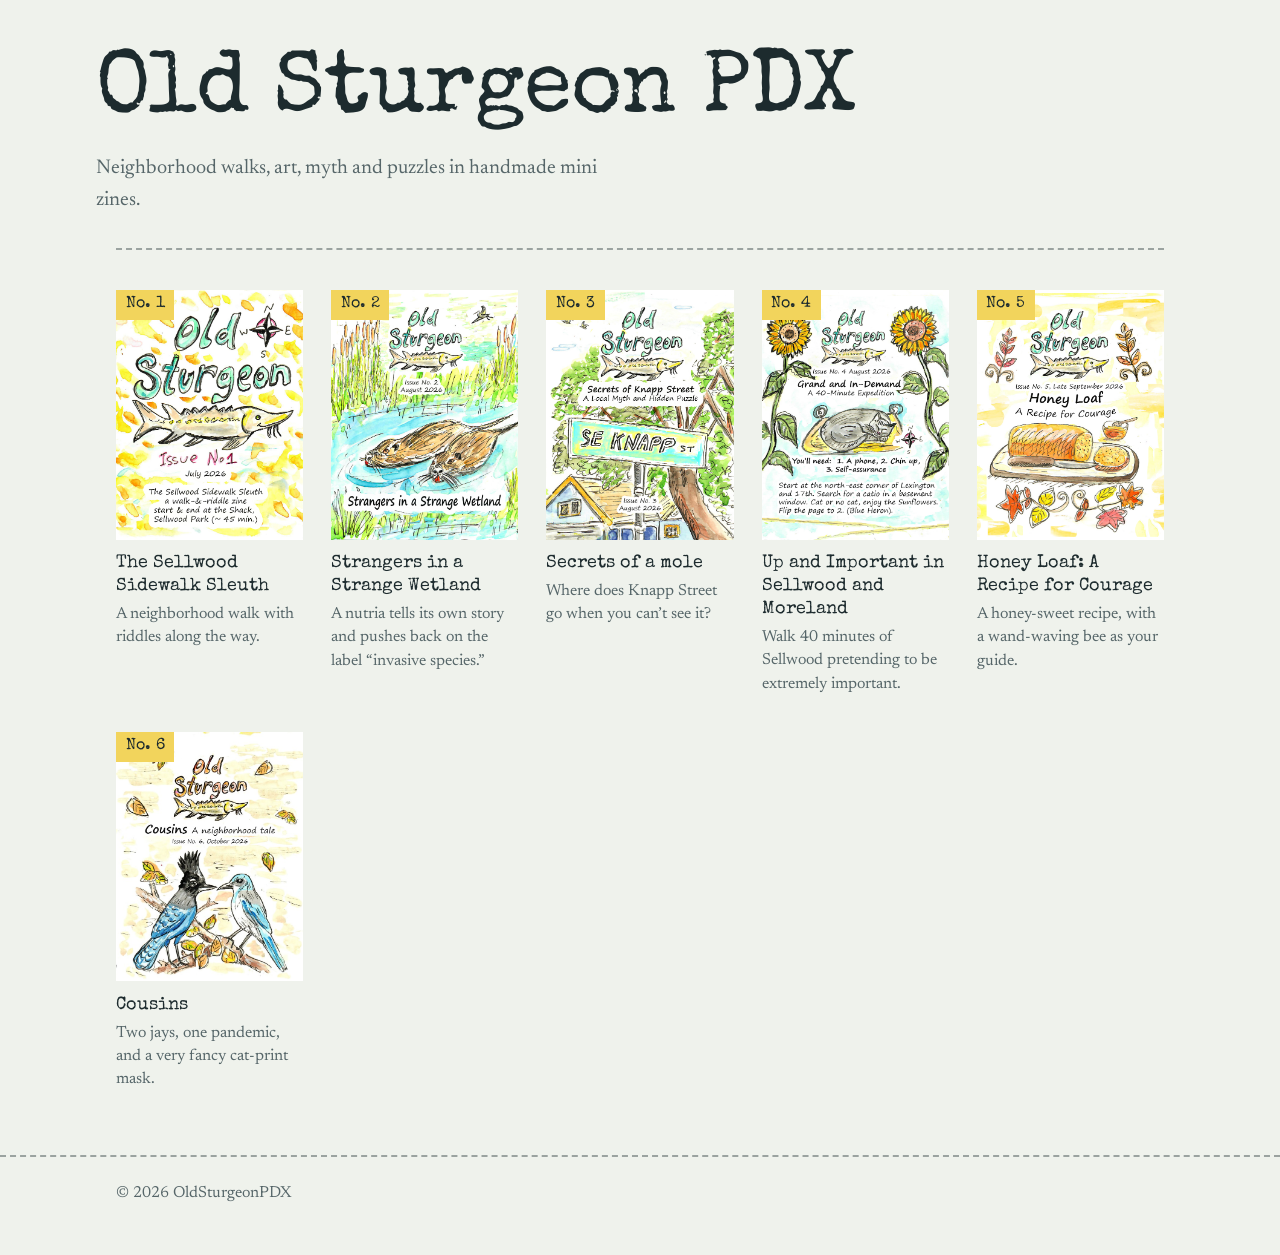
<file: index.html>
<!doctype html>
<html lang="en">
<head>
  <meta charset="utf-8">
  <meta name="viewport" content="width=device-width, initial-scale=1">
  <title>The Old Sturgeon</title>
  <meta name="description" content="Neighborhood walks, riddles, and puzzles in handmade mini zines.">
  <link rel="preconnect" href="https://fonts.googleapis.com">
  <link rel="preconnect" href="https://fonts.gstatic.com" crossorigin>
  <link href="https://fonts.googleapis.com/css2?family=Newsreader:ital,opsz,wght@0,6..72,400;0,6..72,600;1,6..72,400&family=Special+Elite&display=swap" rel="stylesheet">
  <link rel="stylesheet" href="style.css">
</head>
<body data-page="home">
  <header class="wrap masthead">
    <h1><a href="index.html">Old Sturgeon PDX</a></h1>
    <p id="tagline"></p>
  </header>
  <div class="wrap"><hr class="cut"></div>

  <main class="wrap">
    <div class="shelf" id="issues"></div>
  </main>

  <footer class="site-footer">
    <div class="wrap">
      <span>&copy; 2026 OldSturgeonPDX</span>
      <span id="footer-links"></span>
    </div>
  </footer>

  <script src="zines.js"></script>
  <script src="app.js"></script>
</body>
</html>
</file>
<file: style.css>
:root {
  --paper: #EFF2EC;
  --ink: #1D2B2E;
  --river: #3F6670;
  --mute: #566669;
  --hi: #F2D45C;
  --hi-ink: #1D2B2E;
  --cut: rgba(29, 43, 46, 0.4);
  --serif: "Newsreader", Georgia, "Times New Roman", serif;
  --type: "Special Elite", "Courier New", Courier, monospace;
}
@media (prefers-color-scheme: dark) {
  :root {
    --paper: #121A1C;
    --ink: #E6ECE8;
    --river: #5F8F9A;
    --mute: #9AABAD;
    --cut: rgba(230, 236, 232, 0.4);
  }
}

* { box-sizing: border-box; }
html { color-scheme: light dark; }
body {
  margin: 0;
  background: var(--paper);
  color: var(--ink);
  font-family: var(--serif);
  font-size: 1.125rem;
  line-height: 1.6;
}
a { color: inherit; }
a:focus-visible { outline: 3px solid var(--hi); outline-offset: 3px; }

.wrap { max-width: 68rem; margin: 0 auto; padding: 0 1.25rem; }

/* masthead */
.masthead { padding: 3rem 0 2rem; }
.masthead h1 {
  font-family: var(--type);
  font-weight: 400;
  font-size: clamp(2.6rem, 9vw, 5.5rem);
  line-height: 1;
  margin: 0 0 1rem;
  letter-spacing: -0.01em;
}
.masthead h1 a { text-decoration: none; }
.masthead p { max-width: 34rem; margin: 0; color: var(--mute); font-size: 1.25rem; }
.cut { border: 0; border-top: 2px dashed var(--cut); margin: 0 0 2.5rem; }

/* shelf */
.shelf {
  display: grid;
  grid-template-columns: repeat(auto-fill, minmax(11.5rem, 1fr));
  gap: 2.25rem 1.75rem;
  padding-bottom: 4rem;
}
.issue { display: block; text-decoration: none; }
.cover {
  position: relative;
  aspect-ratio: 3 / 4;
  background: var(--river);
  overflow: hidden;
}
.cover img { width: 100%; height: 100%; object-fit: cover; display: block; }
.tag {
  position: absolute;
  top: 0; left: 0;
  background: var(--hi);
  color: var(--hi-ink);
  font-family: var(--type);
  font-size: 1rem;
  padding: 0.15rem 0.6rem;
}
.issue-title { font-family: var(--type); font-weight: 400; font-size: 1.15rem; line-height: 1.25; margin: 0.8rem 0 0.3rem; }
.issue-blurb { margin: 0; color: var(--mute); font-size: 1rem; line-height: 1.45; }
.issue-note { margin: 0.3rem 0 0; color: var(--mute); font-style: italic; font-size: 1rem; }
a.issue:hover .issue-title { text-decoration: underline; text-underline-offset: 4px; }
.issue.soon .cover { background: transparent; border: 2px dashed var(--cut); }
.issue.soon .tag { background: transparent; color: var(--mute); }

/* reader */
.reader-head { margin-bottom: 1.5rem; }
.reader-head .tag { position: static; display: inline-block; margin-bottom: 0.75rem; }
.reader-title { font-family: var(--type); font-weight: 400; font-size: clamp(1.9rem, 5vw, 3rem); line-height: 1.1; margin: 0 0 0.5rem; }
.frame { aspect-ratio: 4 / 3; min-height: 30rem; background: var(--river); }
.frame iframe { width: 100%; height: 100%; border: 0; display: block; }
.reader-links { margin: 1rem 0 0; }
.pager { display: flex; justify-content: space-between; gap: 1rem; margin: 2rem 0 4rem; }
.pager a { font-family: var(--type); }
.back { display: inline-block; margin: 1.5rem 0 0; font-family: var(--type); }

/* footer */
.site-footer { border-top: 2px dashed var(--cut); padding: 1.5rem 0 3rem; color: var(--mute); font-size: 1rem; }
.site-footer .wrap { display: flex; flex-wrap: wrap; gap: 0.5rem 2rem; justify-content: space-between; }
#footer-links { display: flex; gap: 1.5rem; }

@media (max-width: 40rem) {
  .frame { aspect-ratio: auto; height: 70vh; min-height: 24rem; }
}

/* local flipbook additions */
.local-frame {
  background: transparent;
  display: flex;
  justify-content: center;
  align-items: center;
}
.flipbook {
  display: none;
  box-shadow: 0 12px 30px rgba(0, 0, 0, 0.5);
  background-color: #fff;
}
.page {
  background-color: #fff;
  overflow: hidden;
}
.page img {
  width: 100%;
  height: 100%;
  object-fit: contain;
  display: block;
}
.hint { margin: 0 0 1rem; font-style: italic; opacity: 0.8; }
</file>
